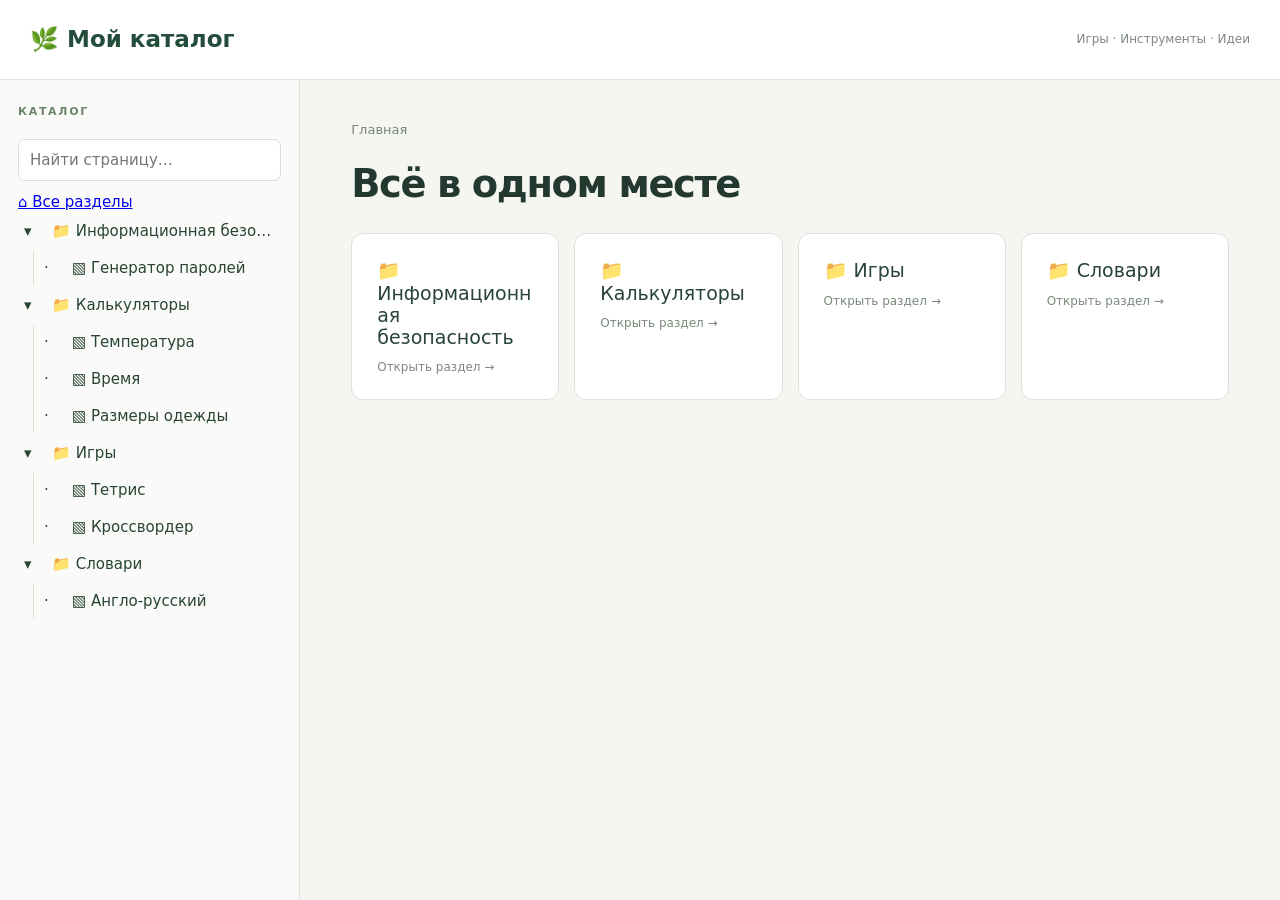
<file: index.html>
<!doctype html><html lang="ru"><meta charset="utf-8"><meta name="viewport" content="width=device-width,initial-scale=1"><title>Каталог</title><link rel="stylesheet" href="style.css"><body><header><a href="#" class="brand" id="siteName"></a><span class="hint">Игры · Инструменты · Идеи</span></header><div class="layout"><aside><div class="eyebrow">КАТАЛОГ</div><input id="search" placeholder="Найти страницу…" aria-label="Поиск"><a href="#" class="root">⌂ Все разделы</a><nav id="tree"></nav></aside><main><div class="breadcrumbs" id="crumbs"></div><h1 id="heading"></h1><div class="tiles" id="tiles"></div><div id="app" hidden><div class="previewbar"><span class="hint">Приложение работает в отдельной области</span><button id="fullscreen">На весь экран ↗</button></div><iframe id="frame" title="Приложение" sandbox="allow-scripts" allow="fullscreen"></iframe></div></main></div><script id="catalog" type="application/json">{"title": "Мой каталог", "nodes": [{"id": "6693f5cd-be98-491f-8828-6ef01e683d40", "type": "folder", "title": "Информационная безопасность", "parent": null, "published": true, "height": 720}, {"id": "c7d9fb1d-d7aa-4c5b-807f-9e4028989aa1", "type": "folder", "title": "Калькуляторы", "parent": null, "published": true, "height": 720}, {"id": "846dc2fd-5652-4af3-84d4-c0ef1f315ee9", "type": "page", "title": "Температура", "parent": "c7d9fb1d-d7aa-4c5b-807f-9e4028989aa1", "published": true, "height": 1100, "entry": "96c2cbafd6d940e7a3e965ae0f34ca63/index.html", "entries": ["96c2cbafd6d940e7a3e965ae0f34ca63/index.html"]}, {"id": "03a6f386-7760-423f-a6e3-96b53b0fc99d", "type": "page", "title": "Время", "parent": "c7d9fb1d-d7aa-4c5b-807f-9e4028989aa1", "published": true, "height": 720, "entry": "b47aa9f2a0b74abaa64937987c3e2dca/index.html", "entries": ["b47aa9f2a0b74abaa64937987c3e2dca/index.html"]}, {"id": "ad4cb31e-6cb7-46ad-af7e-3fd393f0956e", "type": "folder", "title": "Игры", "parent": null, "published": true, "height": 720}, {"id": "32912c12-6042-4479-a7fa-cbbf1a2097f9", "type": "page", "title": "Тетрис", "parent": "ad4cb31e-6cb7-46ad-af7e-3fd393f0956e", "published": true, "height": 1100, "entry": "d051ace63aff42bdaf2e539e216266ff/index.html", "entries": ["d051ace63aff42bdaf2e539e216266ff/index.html"]}, {"id": "a5f43405-4ceb-4737-92f8-05091d5ee178", "type": "page", "title": "Размеры одежды", "parent": "c7d9fb1d-d7aa-4c5b-807f-9e4028989aa1", "published": true, "height": 1600, "entry": "e2f1eb649a444a9a8bb924237c59fdfb/index.html", "entries": ["e2f1eb649a444a9a8bb924237c59fdfb/index.html"]}, {"id": "c45b16e0-534d-4581-8a39-0f61296d78fb", "type": "page", "title": "Генератор паролей", "parent": "6693f5cd-be98-491f-8828-6ef01e683d40", "published": true, "height": 760, "entry": "4a4f7b40760f4e6c8a5988e06f06b1e2/index.html", "entries": ["4a4f7b40760f4e6c8a5988e06f06b1e2/index.html"]}, {"id": "dfe82976-31c5-4dc6-a206-70729fb825c3", "type": "folder", "title": "Словари", "parent": null, "published": true, "height": 720}, {"id": "66433ffa-0551-41b0-8316-1525f62ed0df", "type": "page", "title": "Англо-русский", "parent": "dfe82976-31c5-4dc6-a206-70729fb825c3", "published": true, "height": 600, "entry": "498d9074de084945895a4b3b59ad95b2/dictionary_app/index.html", "entries": ["498d9074de084945895a4b3b59ad95b2/dictionary_app/index.html"]}, {"id": "44820faf-cab0-488b-b463-fa0a902fa487", "type": "page", "title": "Кроссвордер", "parent": "ad4cb31e-6cb7-46ad-af7e-3fd393f0956e", "published": true, "height": 1100, "entry": "12dc4085ca0a4e9f8f29f90038a1e5c0/index.html", "entries": ["12dc4085ca0a4e9f8f29f90038a1e5c0/index.html"]}]}</script><script src="site.js"></script></body></html>
</file>
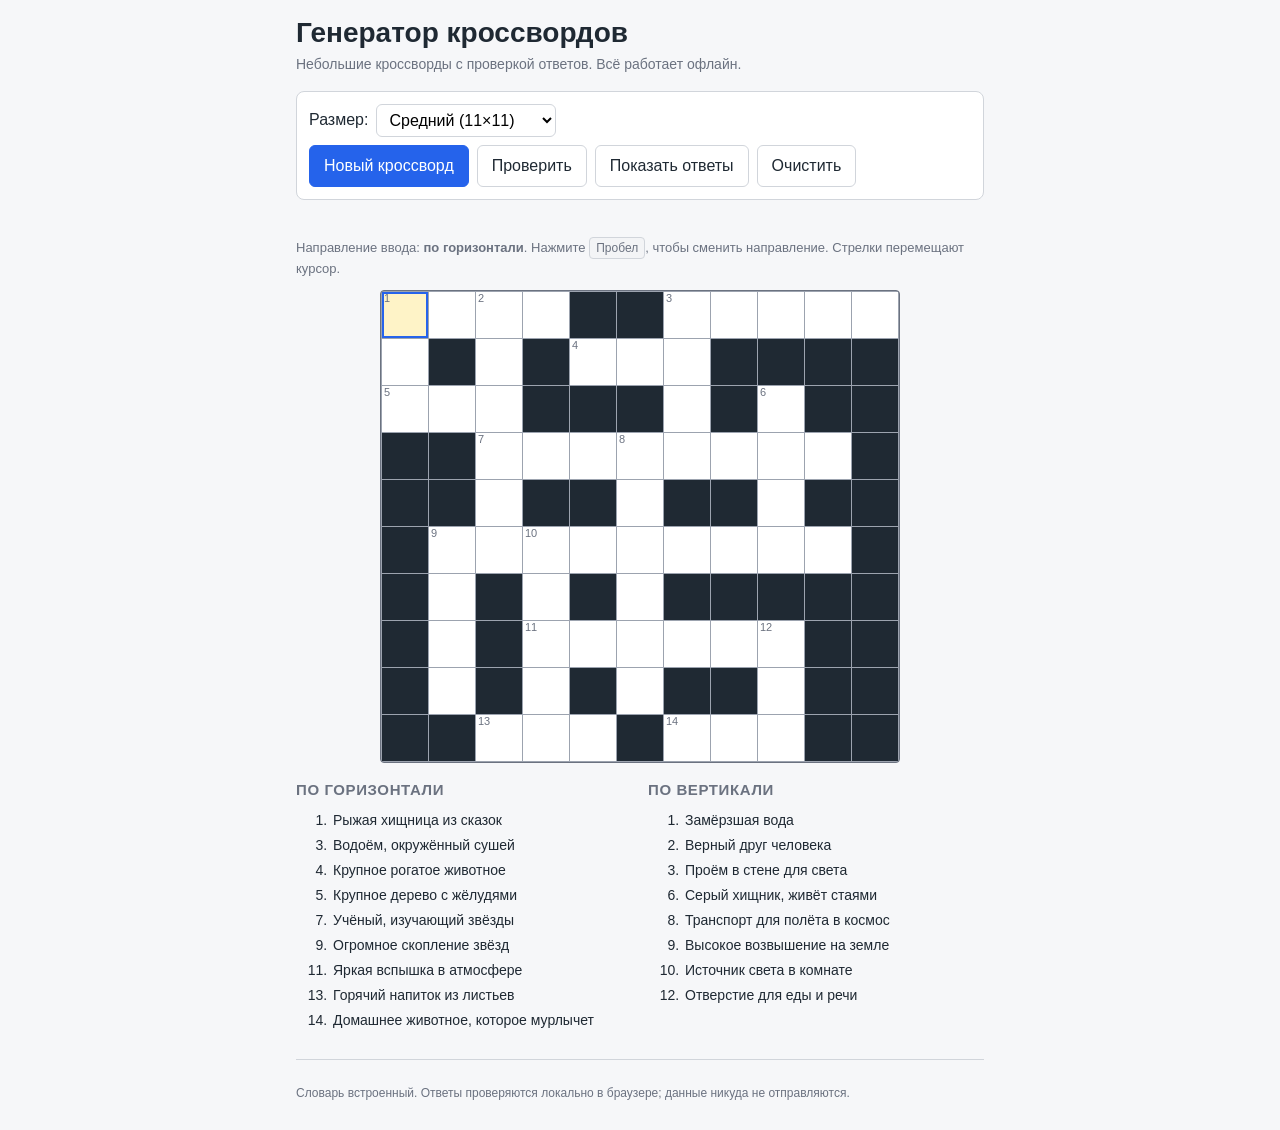
<file: apps/12dc4085ca0a4e9f8f29f90038a1e5c0/index.html>
<!DOCTYPE html>
<html lang="ru">
<head>
<meta charset="UTF-8">
<meta name="viewport" content="width=device-width, initial-scale=1.0">
<title>Генератор кроссвордов</title>
<link rel="stylesheet" href="./style.css">
</head>
<body>
<main class="app">
  <header class="app-header">
    <h1>Генератор кроссвордов</h1>
    <p class="subtitle">Небольшие кроссворды с проверкой ответов. Всё работает офлайн.</p>
  </header>

  <section class="controls" aria-label="Управление кроссвордом">
    <div class="control-row">
      <label for="size">Размер:</label>
      <select id="size">
        <option value="small">Маленький (9×9)</option>
        <option value="medium" selected>Средний (11×11)</option>
        <option value="large">Большой (13×13)</option>
      </select>
    </div>
    <div class="control-row buttons">
      <button type="button" id="btn-new" class="btn primary">Новый кроссворд</button>
      <button type="button" id="btn-check" class="btn">Проверить</button>
      <button type="button" id="btn-show" class="btn">Показать ответы</button>
      <button type="button" id="btn-clear" class="btn">Очистить</button>
    </div>
  </section>

  <div id="message" class="message" role="status" aria-live="polite"></div>

  <p class="direction-hint">
    Направление ввода: <strong id="dir-indicator">по горизонтали</strong>.
    Нажмите <kbd>Пробел</kbd>, чтобы сменить направление. Стрелки перемещают курсор.
  </p>

  <div id="grid" class="grid" role="group" aria-label="Сетка кроссворда"></div>

  <section class="clues" aria-label="Определения">
    <div class="clue-col">
      <h2>По горизонтали</h2>
      <ol id="across-clues" class="clue-list"></ol>
    </div>
    <div class="clue-col">
      <h2>По вертикали</h2>
      <ol id="down-clues" class="clue-list"></ol>
    </div>
  </section>

  <footer class="footnote">
    <p>Словарь встроенный. Ответы проверяются локально в браузере; данные никуда не отправляются.</p>
  </footer>
</main>
<script src="./data.js" defer></script>
<script src="./app.js" defer></script>
</body>
</html>
</file>
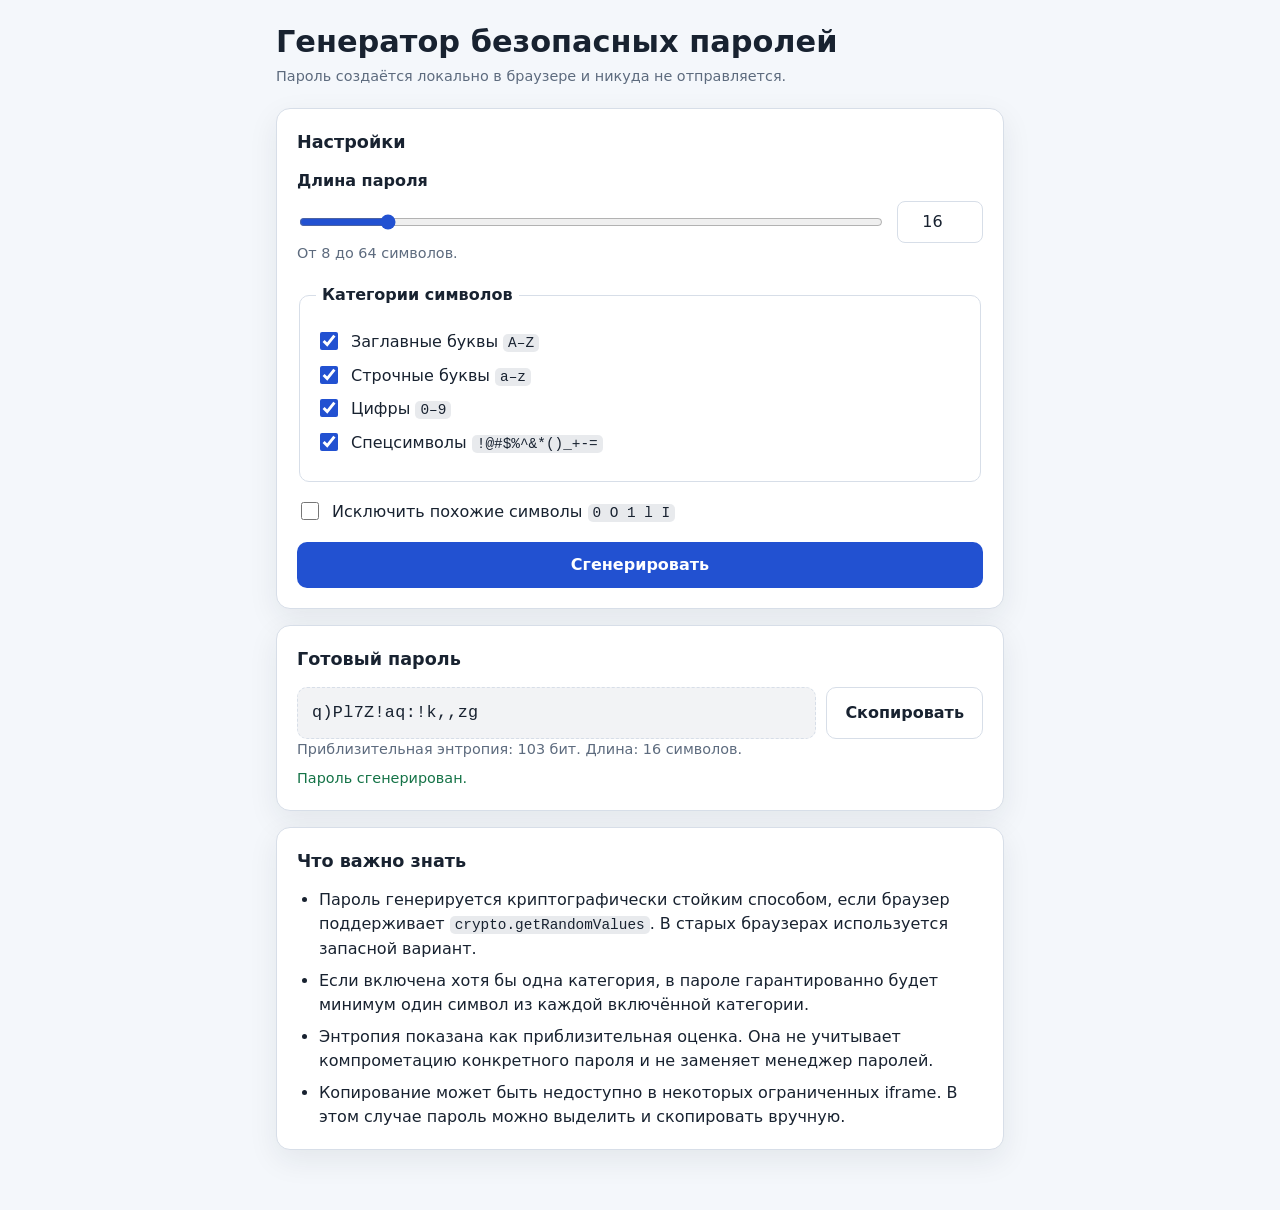
<file: apps/4a4f7b40760f4e6c8a5988e06f06b1e2/index.html>
<!DOCTYPE html>
<html lang="ru">
<head>
  <meta charset="UTF-8">
  <meta name="viewport" content="width=device-width, initial-scale=1.0">
  <meta name="color-scheme" content="light dark">
  <title>Генератор безопасных паролей</title>
  <link rel="stylesheet" href="./style.css">
</head>
<body>
  <main class="app">
    <header class="app__header">
      <h1>Генератор безопасных паролей</h1>
      <p class="app__subtitle">
        Пароль создаётся локально в браузере и никуда не отправляется.
      </p>
    </header>

    <section class="card" aria-labelledby="settings-heading">
      <h2 id="settings-heading">Настройки</h2>

      <div class="field">
        <label for="length-range">Длина пароля</label>
        <div class="length-row">
          <input type="range" id="length-range" min="8" max="64" value="16" step="1" aria-describedby="length-hint">
          <input type="number" id="length-number" min="8" max="64" value="16" step="1" inputmode="numeric" aria-label="Длина пароля числом">
        </div>
        <p id="length-hint" class="hint">От 8 до 64 символов.</p>
      </div>

      <fieldset class="field field--group">
        <legend>Категории символов</legend>

        <label class="check">
          <input type="checkbox" id="use-upper" checked>
          <span>Заглавные буквы <code>A–Z</code></span>
        </label>

        <label class="check">
          <input type="checkbox" id="use-lower" checked>
          <span>Строчные буквы <code>a–z</code></span>
        </label>

        <label class="check">
          <input type="checkbox" id="use-digits" checked>
          <span>Цифры <code>0–9</code></span>
        </label>

        <label class="check">
          <input type="checkbox" id="use-symbols" checked>
          <span>Спецсимволы <code>!@#$%^&amp;*()_+-=</code></span>
        </label>
      </fieldset>

      <label class="check">
        <input type="checkbox" id="exclude-similar">
        <span>Исключить похожие символы <code>0 O 1 l I</code></span>
      </label>

      <div class="actions">
        <button type="button" id="generate-btn" class="btn btn--primary">Сгенерировать</button>
      </div>
    </section>

    <section class="card result-card" aria-labelledby="result-heading">
      <h2 id="result-heading">Готовый пароль</h2>

      <div class="result-row">
        <output id="password-output" class="password-output" aria-live="polite"></output>
        <button type="button" id="copy-btn" class="btn btn--copy" aria-label="Скопировать пароль">Скопировать</button>
      </div>

      <p id="entropy-info" class="hint" aria-live="polite"></p>
      <p id="status-message" class="status" role="status" aria-live="polite"></p>
    </section>

    <section class="card notes" aria-labelledby="notes-heading">
      <h2 id="notes-heading">Что важно знать</h2>
      <ul>
        <li>Пароль генерируется криптографически стойким способом, если браузер поддерживает <code>crypto.getRandomValues</code>. В старых браузерах используется запасной вариант.</li>
        <li>Если включена хотя бы одна категория, в пароле гарантированно будет минимум один символ из каждой включённой категории.</li>
        <li>Энтропия показана как приблизительная оценка. Она не учитывает компрометацию конкретного пароля и не заменяет менеджер паролей.</li>
        <li>Копирование может быть недоступно в некоторых ограниченных iframe. В этом случае пароль можно выделить и скопировать вручную.</li>
      </ul>
    </section>
  </main>

  <script src="./data.js" defer></script>
  <script src="./app.js" defer></script>
</body>
</html>
</file>
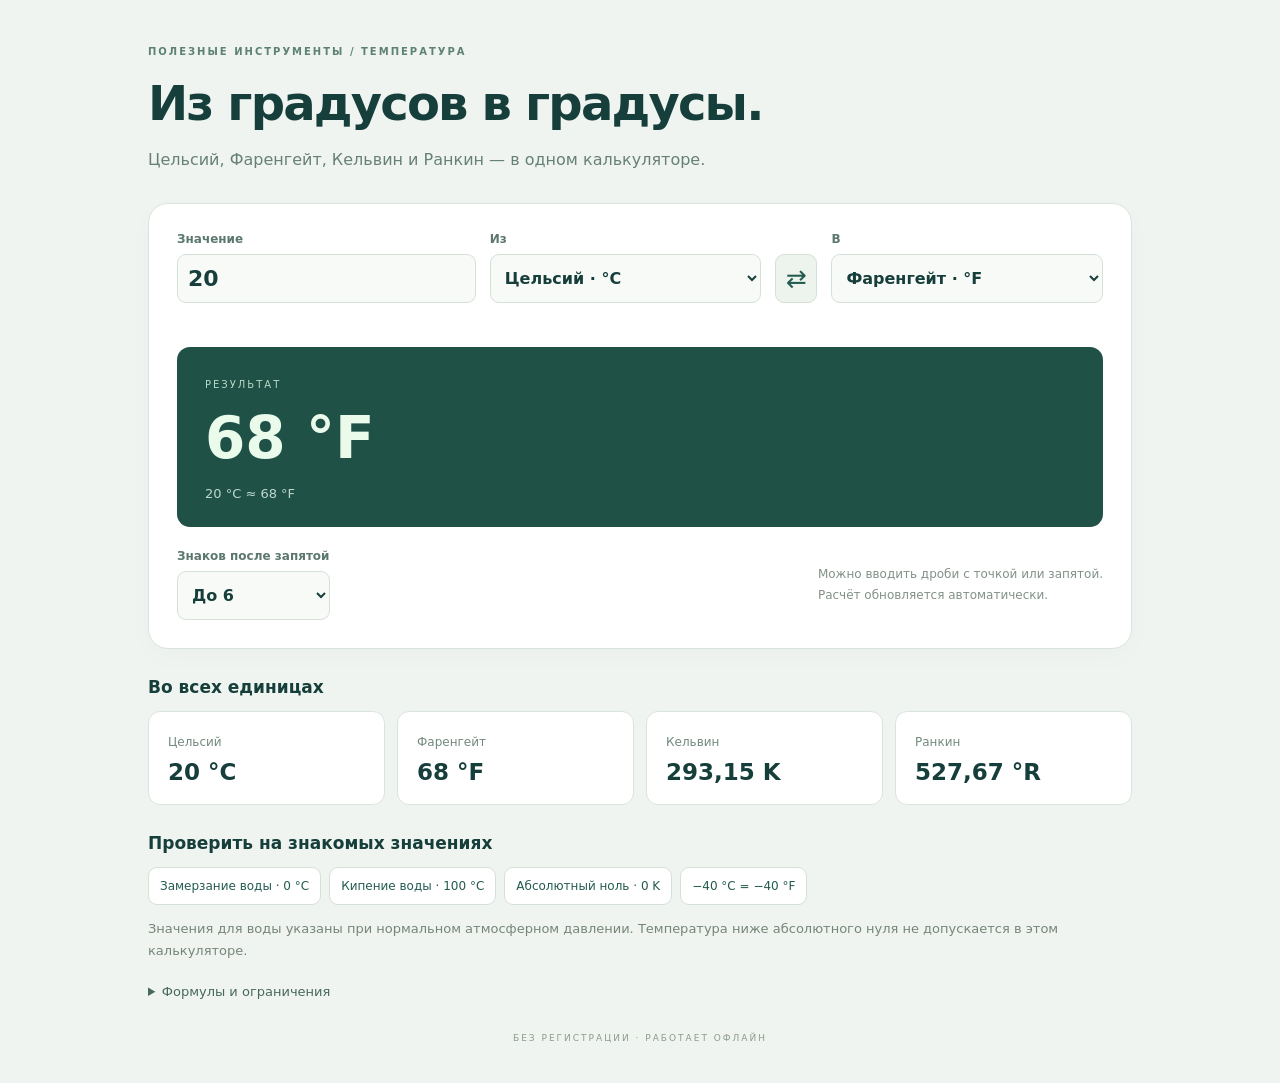
<file: apps/96c2cbafd6d940e7a3e965ae0f34ca63/index.html>
<!doctype html>
<html lang="ru"><head><meta charset="utf-8"><meta name="viewport" content="width=device-width, initial-scale=1"><title>Конвертер температуры</title><link rel="stylesheet" href="style.css"></head>
<body><main><header><span class="eyebrow">ПОЛЕЗНЫЕ ИНСТРУМЕНТЫ / ТЕМПЕРАТУРА</span><h1>Из градусов в градусы.</h1><p>Цельсий, Фаренгейт, Кельвин и Ранкин — в одном калькуляторе.</p></header>
<section class="panel" aria-label="Перевод температуры"><div class="inputs"><label>Значение<input id="value" type="text" inputmode="decimal" value="20" autocomplete="off" spellcheck="false" aria-describedby="error"></label><label>Из<select id="from"><option value="C">Цельсий · °C</option><option value="F">Фаренгейт · °F</option><option value="K">Кельвин · K</option><option value="R">Ранкин · °R</option></select></label><button id="swap" class="swap" type="button" aria-label="Поменять единицы местами" title="Поменять единицы местами">⇄</button><label>В<select id="to"><option value="F">Фаренгейт · °F</option><option value="C">Цельсий · °C</option><option value="K">Кельвин · K</option><option value="R">Ранкин · °R</option></select></label></div>
<p id="error" class="error" role="status"></p><div class="result" aria-live="polite"><span>РЕЗУЛЬТАТ</span><output id="result">—</output><p id="equation"></p></div><div class="bottom"><label>Знаков после запятой<select id="precision"><option value="2">До 2</option><option value="4">До 4</option><option value="6" selected>До 6</option><option value="10">До 10</option></select></label><p>Можно вводить дроби с точкой или запятой.<br>Расчёт обновляется автоматически.</p></div></section>
<section><h2>Во всех единицах</h2><div id="all" class="cards"></div></section><section class="notes"><h2>Проверить на знакомых значениях</h2><div class="presets"><button data-value="0" data-unit="C">Замерзание воды · 0 °C</button><button data-value="100" data-unit="C">Кипение воды · 100 °C</button><button data-value="0" data-unit="K">Абсолютный ноль · 0 K</button><button data-value="-40" data-unit="C">−40 °C = −40 °F</button></div><p>Значения для воды указаны при нормальном атмосферном давлении. Температура ниже абсолютного нуля не допускается в этом калькуляторе.</p><details><summary>Формулы и ограничения</summary><p>K = °C + 273,15<br>°F = °C × 9/5 + 32<br>°R = K × 9/5</p><p>Переводится температура, а не разность температур. Округление применяется только к выводу. При смене направления используются неокруглённые значения. Все вычисления выполняются локально, без сетевых запросов и сохранения данных.</p></details></section><footer>БЕЗ РЕГИСТРАЦИИ · РАБОТАЕТ ОФЛАЙН</footer></main><script src="temperature.js"></script><script src="app.js"></script></body></html>
</file>
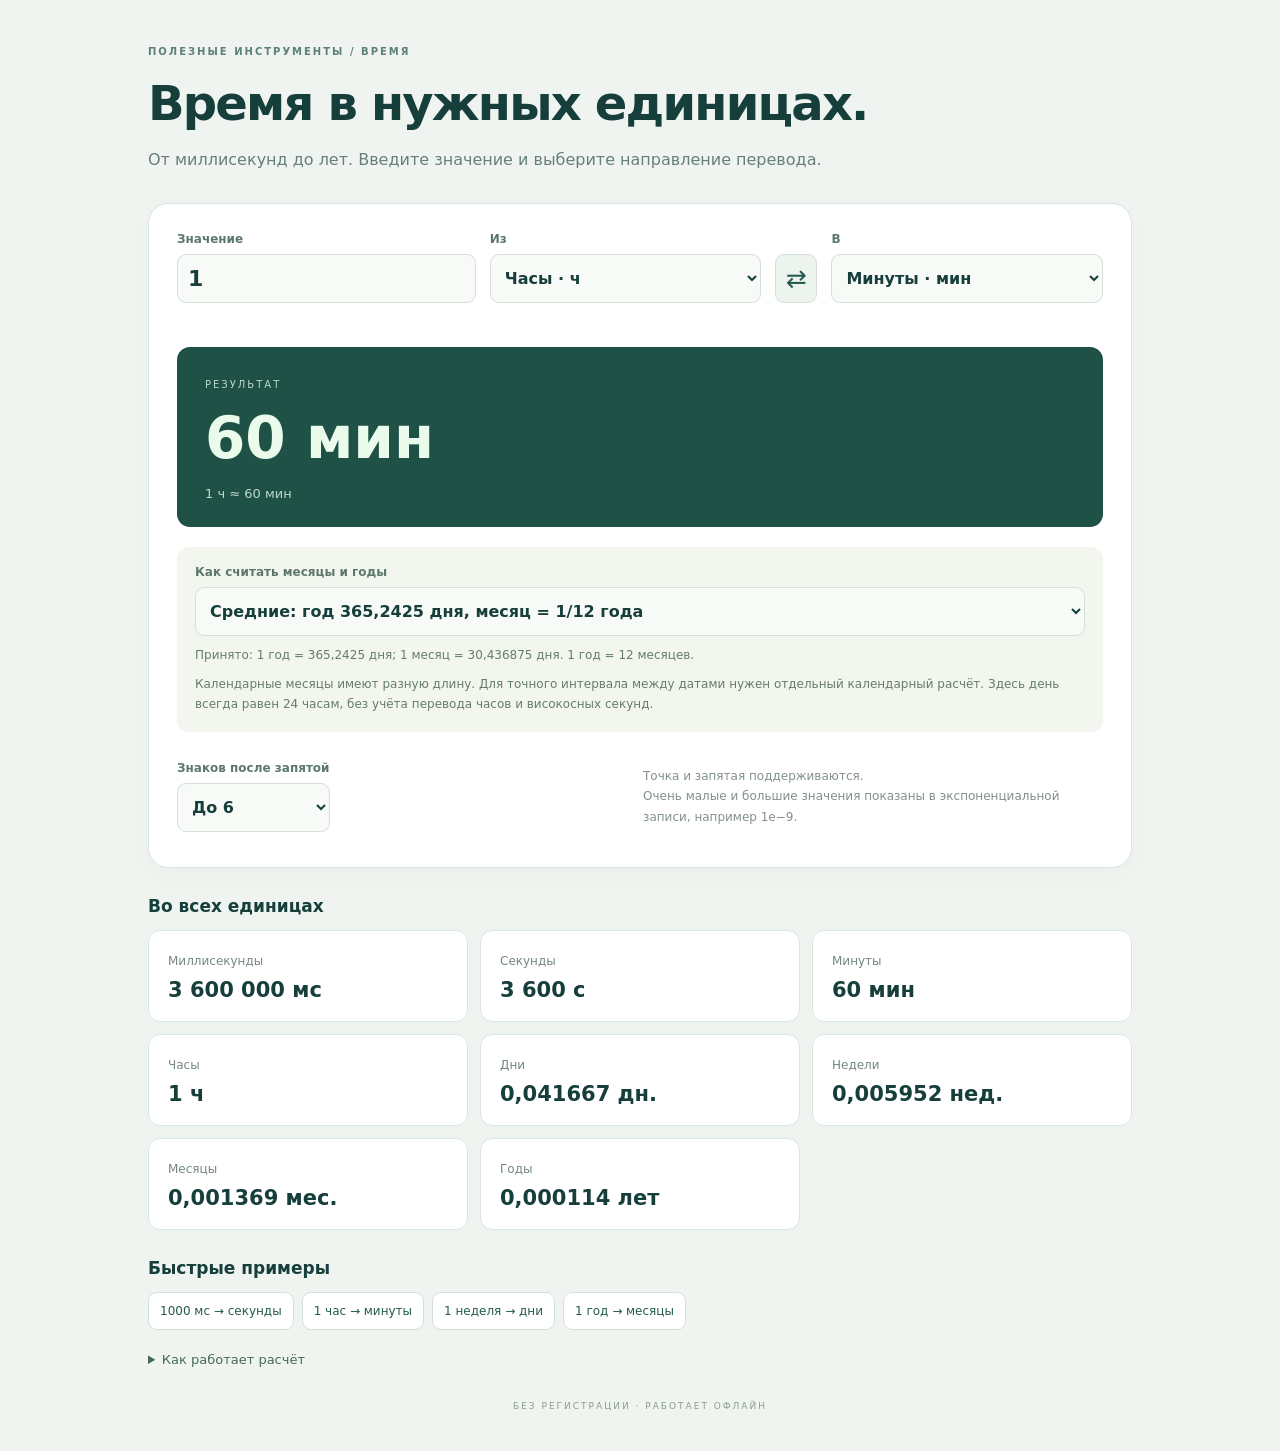
<file: apps/b47aa9f2a0b74abaa64937987c3e2dca/index.html>
<!doctype html><html lang="ru"><head><meta charset="utf-8"><meta name="viewport" content="width=device-width,initial-scale=1"><title>Конвертер времени</title><link rel="stylesheet" href="style.css"></head><body><main>
<header><span class="eyebrow">ПОЛЕЗНЫЕ ИНСТРУМЕНТЫ / ВРЕМЯ</span><h1>Время в нужных единицах.</h1><p>От миллисекунд до лет. Введите значение и выберите направление перевода.</p></header>
<section class="panel" aria-label="Перевод единиц времени"><div class="inputs"><label>Значение<input id="value" type="text" inputmode="decimal" value="1" autocomplete="off" spellcheck="false" aria-describedby="error"></label><label>Из<select id="from"></select></label><button id="swap" class="swap" type="button" aria-label="Поменять единицы местами" title="Поменять единицы местами">⇄</button><label>В<select id="to"></select></label></div>
<p id="error" class="error" role="status"></p><div class="result" aria-live="polite"><span>РЕЗУЛЬТАТ</span><output id="result">—</output><p id="equation"></p></div>
<div class="calendar"><label>Как считать месяцы и годы<select id="mode"><option value="average">Средние: год 365,2425 дня, месяц = 1/12 года</option><option value="common">Условные: год 365 дней, месяц = 1/12 года</option><option value="leap">Условные: год 366 дней, месяц = 1/12 года</option><option value="commercial">Условные: месяц 30 дней, год 360 дней</option></select></label><p id="assumption"></p><p>Календарные месяцы имеют разную длину. Для точного интервала между датами нужен отдельный календарный расчёт. Здесь день всегда равен 24 часам, без учёта перевода часов и високосных секунд.</p></div>
<div class="bottom"><label>Знаков после запятой<select id="precision"><option value="2">До 2</option><option value="4">До 4</option><option value="6" selected>До 6</option><option value="10">До 10</option></select></label><p>Точка и запятая поддерживаются.<br>Очень малые и большие значения показаны в экспоненциальной записи, например 1e−9.</p></div></section>
<section><h2>Во всех единицах</h2><div id="all" class="cards"></div></section><section class="notes"><h2>Быстрые примеры</h2><div class="presets"><button data-value="1000" data-from="ms" data-to="s">1000 мс → секунды</button><button data-value="1" data-from="h" data-to="min">1 час → минуты</button><button data-value="1" data-from="week" data-to="day">1 неделя → дни</button><button data-value="1" data-from="year" data-to="month">1 год → месяцы</button></div><details><summary>Как работает расчёт</summary><p>Результат = исходное значение × длительность исходной единицы / длительность целевой единицы. Миллисекунда = 0,001 секунды, минута = 60 секунд, час = 60 минут, день = 24 часа, неделя = 7 дней.</p><p>В среднем режиме используются 146 097 дней на 400 лет григорианского календаря: 365,2425 дня в году и 30,436875 дня в месяце. Это усреднение, а не длина конкретного месяца.</p><p>Допускаются отрицательные значения для интервалов со знаком. Округление применяется только к выводу. Кнопка смены направления использует неокруглённый результат. Вычисления выполняются локально; данные не сохраняются и не отправляются.</p></details></section><footer>БЕЗ РЕГИСТРАЦИИ · РАБОТАЕТ ОФЛАЙН</footer>
</main><script src="time.js"></script><script src="app.js"></script></body></html>
</file>
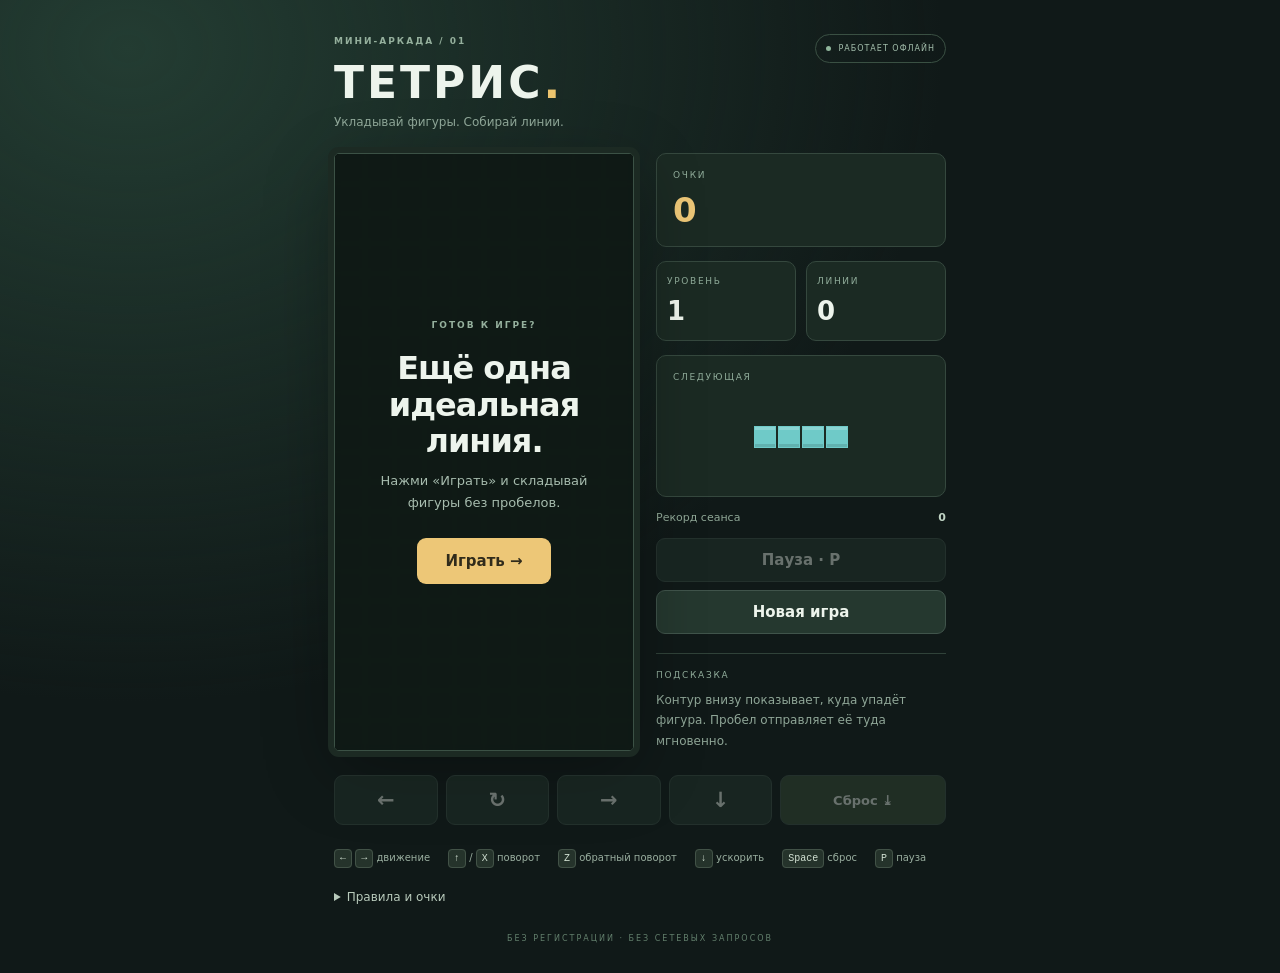
<file: apps/d051ace63aff42bdaf2e539e216266ff/index.html>
<!doctype html><html lang="ru"><head><meta charset="utf-8"><meta name="viewport" content="width=device-width,initial-scale=1"><title>Тетрис — падающие блоки</title><link rel="stylesheet" href="style.css"></head><body><main class="game"><header><div><span class="eyebrow">МИНИ-АРКАДА / 01</span><h1>ТЕТРИС<span class="dot">.</span></h1><p>Укладывай фигуры. Собирай линии.</p></div><div class="badge"><i></i> РАБОТАЕТ ОФЛАЙН</div></header>
<section class="layout" aria-label="Игра"><div class="board-wrap"><canvas id="board" width="300" height="600" tabindex="0" aria-label="Игровое поле: 10 столбцов и 20 строк. Управление стрелками, пробелом и клавишей P."></canvas><div id="overlay" class="overlay"><span class="eyebrow" id="overlayLabel">ГОТОВ К ИГРЕ?</span><h2 id="overlayTitle">Ещё одна<br>идеальная линия.</h2><p id="overlayText">Нажми «Играть» и складывай фигуры без пробелов.</p><button id="overlayAction" class="primary">Играть →</button></div></div>
<aside><div class="stat score"><span>ОЧКИ</span><strong id="score">0</strong></div><div class="duo"><div class="stat"><span>УРОВЕНЬ</span><strong id="level">1</strong></div><div class="stat"><span>ЛИНИИ</span><strong id="lines">0</strong></div></div><div class="next"><span>СЛЕДУЮЩАЯ</span><canvas id="next" width="140" height="100" aria-label="Следующая фигура"></canvas></div><div class="record"><span>Рекорд сеанса</span><strong id="record">0</strong></div><div class="actions"><button id="pause" disabled>Пауза · P</button><button id="restart">Новая игра</button></div><div class="tip"><span>ПОДСКАЗКА</span><p>Контур внизу показывает, куда упадёт фигура. Пробел отправляет её туда мгновенно.</p></div></aside></section>
<div class="touch" aria-label="Сенсорное управление"><button data-action="left" data-repeat="true" aria-label="Сдвинуть влево">←</button><button data-action="rotate" aria-label="Повернуть фигуру">↻</button><button data-action="right" data-repeat="true" aria-label="Сдвинуть вправо">→</button><button data-action="down" data-repeat="true" aria-label="Опустить фигуру">↓</button><button data-action="drop" class="drop" aria-label="Мгновенно сбросить фигуру">Сброс ⤓</button></div>
<div class="help"><span><kbd>←</kbd> <kbd>→</kbd> движение</span><span><kbd>↑</kbd> / <kbd>X</kbd> поворот</span><span><kbd>Z</kbd> обратный поворот</span><span><kbd>↓</kbd> ускорить</span><span><kbd>Space</kbd> сброс</span><span><kbd>P</kbd> пауза</span></div><details><summary>Правила и очки</summary><p>Заполни горизонтальную линию целиком, чтобы убрать её. За 1 / 2 / 3 / 4 линии начисляется 100 / 300 / 500 / 800 очков, умноженных на текущий уровень. За каждые 10 линий уровень и скорость повышаются. Мягкое опускание даёт 1 очко за клетку, мгновенный сброс — 2.</p><p>Каждая случайная семёрка содержит все семь фигур. После касания есть короткое время на поправку положения. При переключении окна игра автоматически ставится на паузу. Если клавиши не реагируют, нажми на игровое поле. Рекорд хранится только до обновления страницы.</p></details><p id="announcement" class="sr-only" role="status" aria-live="polite"></p><footer>БЕЗ РЕГИСТРАЦИИ · БЕЗ СЕТЕВЫХ ЗАПРОСОВ</footer></main><script src="engine.js"></script><script src="app.js"></script></body></html>
</file>
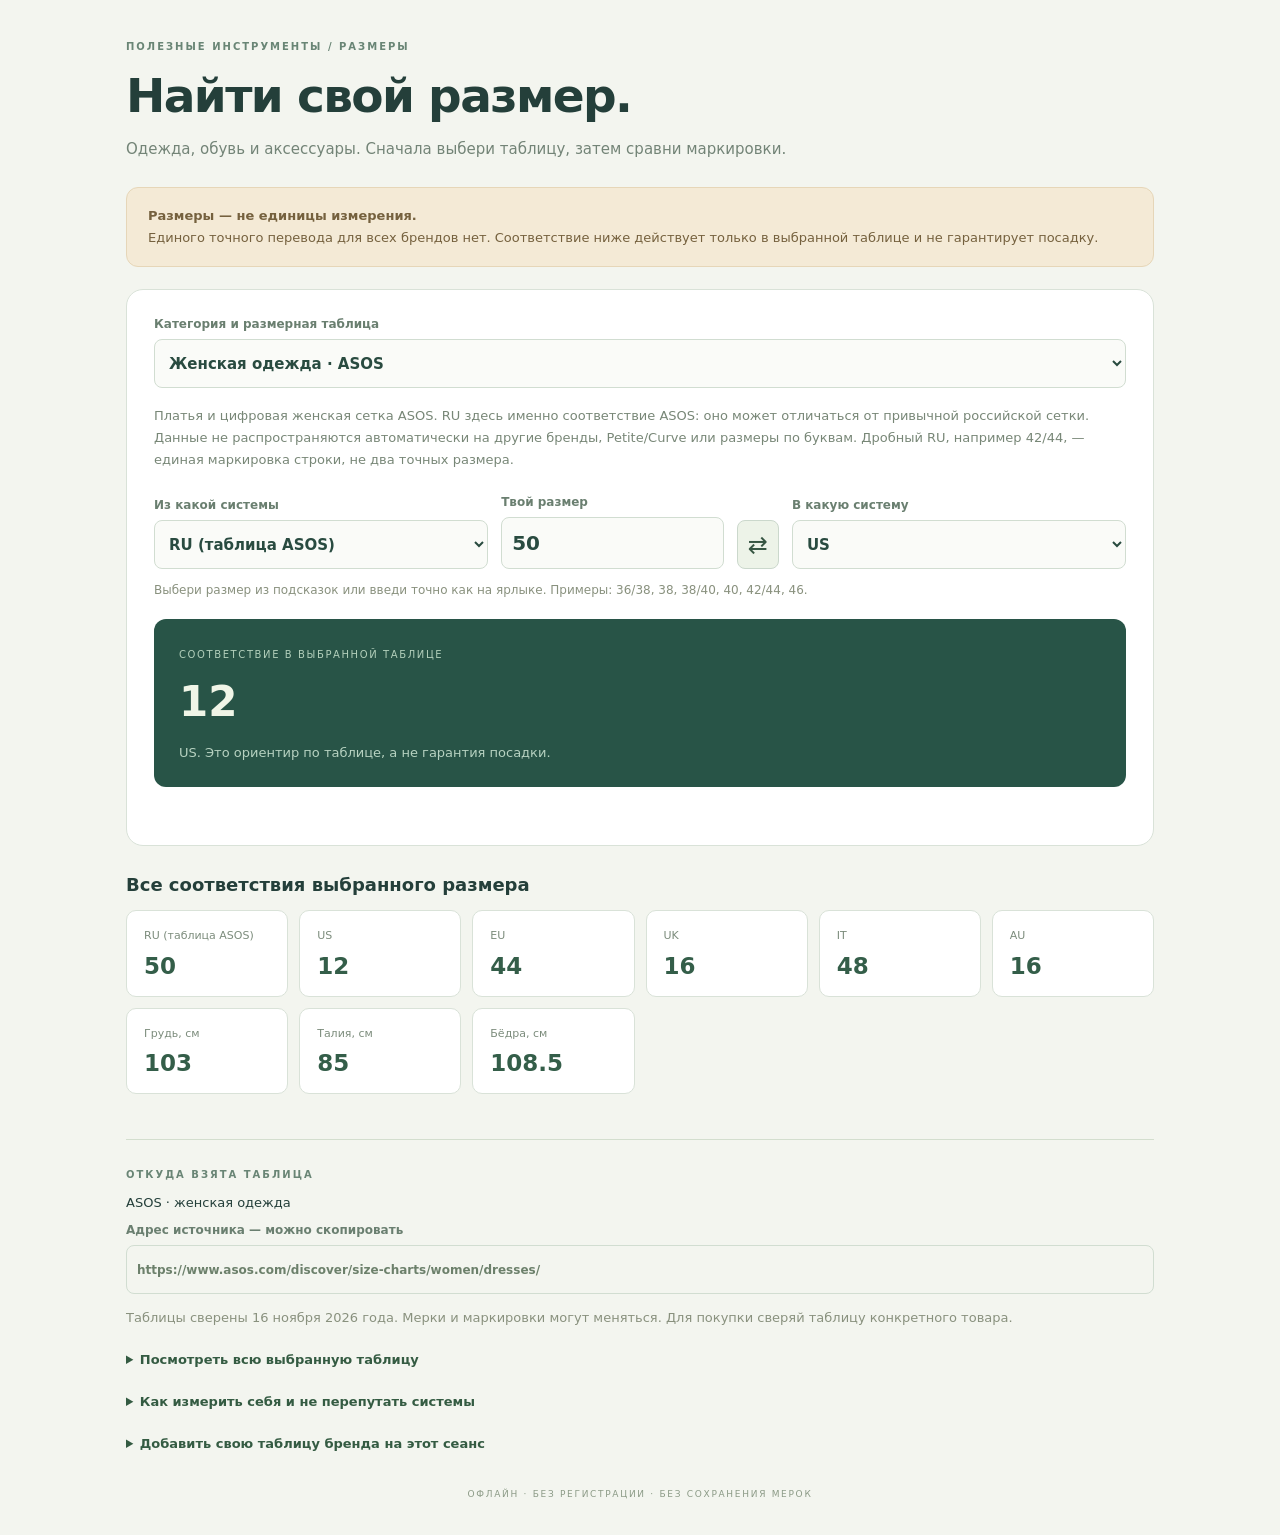
<file: apps/e2f1eb649a444a9a8bb924237c59fdfb/index.html>
<!doctype html><html lang="ru"><head><meta charset="utf-8"><meta name="viewport" content="width=device-width,initial-scale=1"><title>Размеры одежды и обуви</title><link rel="stylesheet" href="style.css"></head><body><main>
<header><span class="eyebrow">ПОЛЕЗНЫЕ ИНСТРУМЕНТЫ / РАЗМЕРЫ</span><h1>Найти свой размер.</h1><p>Одежда, обувь и аксессуары. Сначала выбери таблицу, затем сравни маркировки.</p></header>
<div class="notice"><strong>Размеры — не единицы измерения.</strong> Единого точного перевода для всех брендов нет. Соответствие ниже действует только в выбранной таблице и не гарантирует посадку.</div>
<section class="panel"><label>Категория и размерная таблица<select id="profile"></select></label><p id="note" class="note"></p><div class="inputs"><label>Из какой системы<select id="from"></select></label><label>Твой размер<input id="value" list="sizes" autocomplete="off" placeholder="Выберите или введите"><datalist id="sizes"></datalist></label><button id="swap" type="button" aria-label="Поменять системы местами">⇄</button><label>В какую систему<select id="to"></select></label></div><p id="hint" class="hint"></p><div class="result" aria-live="polite"><span id="resultLabel">СООТВЕТСТВИЕ В ТАБЛИЦЕ</span><output id="result">—</output><p id="resultNote"></p></div><p id="error" role="status" class="error"></p></section>
<section><h2>Все соответствия выбранного размера</h2><div id="cards" class="cards"></div><div class="scroll" id="matches"></div></section>
<section class="source"><span class="eyebrow">ОТКУДА ВЗЯТА ТАБЛИЦА</span><p id="sourceLabel"></p><label>Адрес источника — можно скопировать<input id="source" readonly></label><p class="hint">Таблицы сверены 16 ноября 2026 года. Мерки и маркировки могут меняться. Для покупки сверяй таблицу конкретного товара.</p></section>
<details><summary>Посмотреть всю выбранную таблицу</summary><div id="full" class="scroll"></div></details>
<details><summary>Как измерить себя и не перепутать системы</summary><ul><li>Грудь и бёдра: обхват по выступающим точкам; талия: в естественном узком месте. Не измеряй ширину лежащей вещи вместо обхвата тела.</li><li>Обувь: измерь обе стопы стоя; сравни большую с таблицей бренда. Длина стопы, длина стельки и CM/JP на ярлыке могут быть разными.</li><li>Джинсы: W — талия, L — внутренний шов. W32 не означает женский US 32.</li><li>Дети: ориентируйся на рост и мерки. US 3T, возраст 3 года и EU 98 не универсальные синонимы.</li><li>EU, FR и IT нельзя автоматически считать одной системой. CN/KR/JP также зависят от товара и бренда.</li><li>Если исходный размер имеет несколько строк, проверь все варианты по меркам. Не выбирай наугад.</li></ul></details>
<details><summary>Добавить свою таблицу бренда на этот сеанс</summary><p>Для другой одежды, носков или нестандартной системы можно вставить подтверждённую таблицу магазина. Значения должны соответствовать друг другу в каждой строке. Данные не отправляются в сеть и исчезнут после обновления страницы.</p><label>Таблица JSON<textarea id="custom" spellcheck="false" rows="8" placeholder='{"title":"Моя таблица","columns":["RU","US","EU"],"rows":[["…","…","…"]],"note":"Источник и ограничения"}'></textarea></label><button id="applyCustom">Добавить таблицу</button><p id="customError" role="status" class="error"></p></details>
<footer>ОФЛАЙН · БЕЗ РЕГИСТРАЦИИ · БЕЗ СОХРАНЕНИЯ МЕРОК</footer></main><script src="data.js"></script><script src="engine.js"></script><script src="app.js"></script></body></html>
</file>
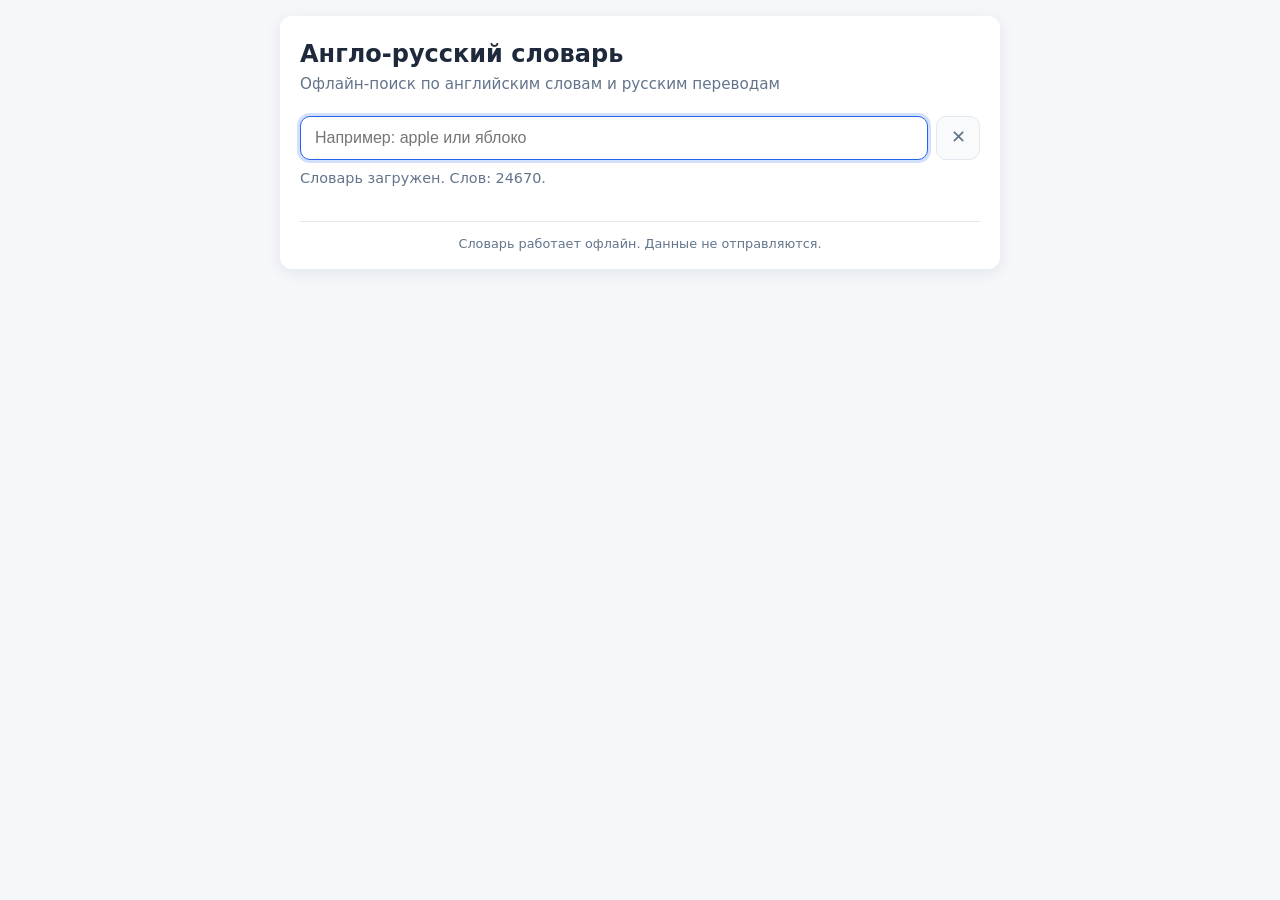
<file: apps/498d9074de084945895a4b3b59ad95b2/dictionary_app/index.html>
<!DOCTYPE html>
<html lang="ru">
<head>
  <meta charset="UTF-8">
  <meta name="viewport" content="width=device-width, initial-scale=1.0">
  <title>Англо-русский словарь</title>
  <link rel="stylesheet" href="./style.css">
</head>
<body>
  <main class="app">
    <header class="app-header">
      <h1>Англо-русский словарь</h1>
      <p class="subtitle">Офлайн-поиск по английским словам и русским переводам</p>
    </header>
    <section class="search-section" aria-label="Поиск по словарю">
      <label for="search-input" class="visually-hidden">Введите слово для поиска</label>
      <div class="search-row">
        <input type="text" id="search-input" class="search-input" placeholder="Например: apple или яблоко" autocomplete="off" spellcheck="false">
        <button type="button" id="clear-button" class="clear-button" aria-label="Очистить поле поиска">✕</button>
      </div>
      <p id="status-message" class="status-message" role="status" aria-live="polite">Введите слово, чтобы начать поиск.</p>
    </section>
    <section aria-label="Результаты поиска">
      <ul id="results-list" class="results-list"></ul>
    </section>
    <footer class="app-footer">
      <p>Словарь работает офлайн. Данные не отправляются.</p>
    </footer>
  </main>
  <script src="./data.js" defer></script>
  <script src="./app.js" defer></script>
</body>
</html>
</file>
<file: style.css>
:root{font-family:Segoe UI,system-ui,sans-serif;color:#23382f;background:#f5f6f2;font-size:15px}*{box-sizing:border-box}body{margin:0}header{min-height:80px;padding:18px 30px;border-bottom:1px solid #dce2d9;background:#fff;display:flex;align-items:center;justify-content:space-between;gap:16px}.brand{font-size:23px;font-weight:750;text-decoration:none;color:#234d3a}.brand small{display:block;font-size:11px;font-weight:500;letter-spacing:1px;color:#7c887e;margin:4px 0 0 34px}.actions{display:flex;align-items:center;gap:9px;flex-wrap:wrap}button{background:white;border:1px solid #d3ddd3;color:#294436;border-radius:8px;padding:10px 13px;font:inherit;cursor:pointer}button:hover{background:#edf3eb}button:disabled{opacity:.5;cursor:wait}.primary{background:#28563f;color:white;border-color:#28563f}.primary:hover{background:#1e4431}.danger{color:#9a4235}.layout{display:grid;grid-template-columns:300px minmax(0,1fr);min-height:calc(100vh - 80px)}aside{border-right:1px solid #dce2d9;padding:25px 18px;background:#fafbf8;overflow:auto}main{padding:42px clamp(20px,4vw,68px);max-width:1500px;min-width:0;width:100%}.eyebrow{font-size:11px;font-weight:700;color:#6b856a;letter-spacing:1.7px;margin-bottom:17px}h1{font-size:clamp(27px,3vw,42px);letter-spacing:-1.4px;line-height:1.16;margin:10px 0 26px;overflow-wrap:anywhere}h2{font-size:20px;letter-spacing:-.4px}.lead{font-size:19px;line-height:1.65;color:#778478;margin-bottom:30px}.card{background:white;border:1px solid #dce2d9;padding:25px;border-radius:14px;margin-bottom:20px}p{line-height:1.6;color:#637368}.hint{font-size:12px;color:#7d887f;line-height:1.7}label{display:block;font-size:13px;color:#637368;margin-bottom:16px}input:not([type=checkbox]),select{display:block;width:100%;font:inherit;color:#294436;background:#fff;border:1px solid #d4ded4;border-radius:7px;padding:11px;margin:7px 0 14px}#search{margin:21px 0 12px}.check{display:flex;align-items:center;gap:9px}.fields{display:grid;grid-template-columns:2fr 2fr 1fr;gap:16px}.root{width:100%;text-align:left;background:transparent;border:0;margin-bottom:8px}.tree-row{display:flex;align-items:center;gap:3px;min-width:0;margin:3px 0;border-radius:7px}.tree-row.active{background:#e1eddf}.tree-row button{background:transparent;border:0;text-align:left;padding:8px 6px;min-width:0}.tree-row .node-name{flex:1;overflow:hidden;text-overflow:ellipsis;white-space:nowrap}.tree-row .toggle{width:25px;flex-shrink:0}.nested{margin-left:15px;border-left:1px solid #d9e3d5;padding-left:4px}.draft{font-size:10px;color:#a28d63;padding-right:6px}#status{font-size:12px;color:#768674;margin-right:10px}iframe{display:block;width:100%;height:620px;border:1px solid #dce2d9;background:white;border-radius:12px}.previewbar{display:flex;align-items:center;justify-content:space-between;gap:12px;margin:25px 0 12px}#toast{position:fixed;bottom:25px;left:50%;transform:translateX(-50%);padding:13px 22px;background:#233c2d;color:white;border-radius:9px;max-width:90vw;display:none;z-index:10}button:focus-visible,a:focus-visible{outline:3px solid #91b8a1;outline-offset:2px}[hidden]{display:none!important}.breadcrumbs{font-size:13px;color:#788477;margin-bottom:25px}.tiles{display:grid;grid-template-columns:repeat(auto-fill,minmax(200px,1fr));gap:15px}.tile{padding:25px;border:1px solid #dce2d9;border-radius:12px;background:white;text-decoration:none;color:#294436;font-size:19px;overflow-wrap:anywhere}.tile small{display:block;margin-top:12px;font-size:12px;color:#7b897b}@media(max-width:850px){header{padding:16px;flex-wrap:wrap}.layout{grid-template-columns:230px minmax(0,1fr)}main{padding:25px 18px}.fields{grid-template-columns:1fr}.card{padding:18px}}@media(max-width:600px){.layout{display:block}aside{border-right:0;border-bottom:1px solid #ddd;max-height:330px}header .actions{gap:6px}header button{font-size:12px;padding:8px}main{padding:25px 16px}}
</file>
<file: apps/12dc4085ca0a4e9f8f29f90038a1e5c0/style.css>
:root {
  --bg: #f6f7f9;
  --panel: #ffffff;
  --text: #1f2933;
  --muted: #6b7280;
  --border: #d1d5db;
  --accent: #2563eb;
  --accent-hover: #1d4ed8;
  --danger: #dc2626;
  --focus: #fbbf24;
  --cell-bg: #ffffff;
  --cell-blank: #1f2933;
  --cell-focus: #fef3c7;
}

* { box-sizing: border-box; }

html, body {
  margin: 0;
  padding: 0;
  background: var(--bg);
  color: var(--text);
  font-family: -apple-system, BlinkMacSystemFont, "Segoe UI", Roboto, "Helvetica Neue", Arial, sans-serif;
  font-size: 16px;
  line-height: 1.5;
  -webkit-text-size-adjust: 100%;
}

.app {
  max-width: 720px;
  margin: 0 auto;
  padding: 16px;
}

.app-header h1 {
  margin: 0 0 4px;
  font-size: clamp(20px, 5vw, 28px);
  line-height: 1.2;
}

.subtitle {
  margin: 0 0 16px;
  color: var(--muted);
  font-size: 14px;
}

.controls {
  background: var(--panel);
  border: 1px solid var(--border);
  border-radius: 8px;
  padding: 12px;
  margin-bottom: 12px;
}

.control-row {
  display: flex;
  flex-wrap: wrap;
  gap: 8px;
  align-items: center;
}

.control-row + .control-row { margin-top: 8px; }

.control-row label { font-weight: 500; }

.control-row select {
  font: inherit;
  padding: 6px 8px;
  border: 1px solid var(--border);
  border-radius: 6px;
  background: #fff;
  min-width: 180px;
}

.btn {
  font: inherit;
  padding: 8px 14px;
  border: 1px solid var(--border);
  border-radius: 6px;
  background: #fff;
  color: var(--text);
  cursor: pointer;
  transition: background-color 0.15s, border-color 0.15s;
}

.btn:hover { background: #f3f4f6; }

.btn:focus-visible {
  outline: 2px solid var(--focus);
  outline-offset: 2px;
}

.btn.primary {
  background: var(--accent);
  color: #fff;
  border-color: var(--accent);
}

.btn.primary:hover {
  background: var(--accent-hover);
  border-color: var(--accent-hover);
}

.message {
  min-height: 1.5em;
  margin: 8px 0;
  padding: 8px 12px;
  border-radius: 6px;
  font-size: 14px;
}

.message:empty { padding: 0; margin: 0; }
.message.info { background: #eff6ff; color: #1e40af; }
.message.success { background: #ecfdf5; color: #065f46; }
.message.error { background: #fef2f2; color: #991b1b; }

.direction-hint {
  font-size: 13px;
  color: var(--muted);
  margin: 4px 0 12px;
}

.direction-hint kbd {
  display: inline-block;
  padding: 1px 6px;
  background: #f3f4f6;
  border: 1px solid var(--border);
  border-radius: 4px;
  font: inherit;
  font-size: 12px;
}

.grid {
  display: grid;
  gap: 1px;
  background: #9ca3af;
  padding: 1px;
  border: 1px solid #6b7280;
  border-radius: 4px;
  width: 100%;
  max-width: 520px;
  margin: 0 auto 16px;
}

.cell {
  position: relative;
  aspect-ratio: 1 / 1;
  background: var(--cell-bg);
  display: flex;
  align-items: center;
  justify-content: center;
  overflow: hidden;
}

.cell.blank { background: var(--cell-blank); }

.cell.letter .num {
  position: absolute;
  top: 1px;
  left: 2px;
  font-size: clamp(8px, 1.8vw, 11px);
  font-weight: 500;
  color: var(--muted);
  line-height: 1;
  pointer-events: none;
  user-select: none;
}

.cell.letter input {
  width: 100%;
  height: 100%;
  border: none;
  background: transparent;
  text-align: center;
  font: inherit;
  font-weight: 700;
  font-size: clamp(14px, 3.2vw, 22px);
  color: var(--text);
  text-transform: uppercase;
  padding: 0;
  outline: none;
  cursor: pointer;
  border-radius: 0;
}

.cell.letter input:focus {
  background: var(--cell-focus);
  box-shadow: inset 0 0 0 2px var(--accent);
}

.cell.letter input.wrong { color: var(--danger); background: #fee2e2; }
.cell.letter input.wrong:focus { background: #fecaca; }
.cell.letter input.correct { color: #065f46; }

.clues {
  display: grid;
  grid-template-columns: 1fr;
  gap: 16px;
}

@media (min-width: 640px) {
  .clues { grid-template-columns: 1fr 1fr; }
}

.clue-col h2 {
  font-size: 15px;
  text-transform: uppercase;
  letter-spacing: 0.04em;
  color: var(--muted);
  margin: 0 0 8px;
}

.clue-list {
  margin: 0;
  padding-left: 2.5em;
  font-size: 14px;
}

.clue-list li {
  margin-bottom: 4px;
  padding-left: 2px;
}

.footnote {
  margin-top: 24px;
  font-size: 12px;
  color: var(--muted);
  border-top: 1px solid var(--border);
  padding-top: 12px;
}

@media print {
  .controls, .direction-hint, .footnote, .message { display: none; }
  .app { max-width: none; }
  .grid { max-width: 100%; }
}
</file>
<file: apps/4a4f7b40760f4e6c8a5988e06f06b1e2/style.css>
:root {
  color-scheme: light dark;
  --bg: #f4f7fb;
  --card: #ffffff;
  --text: #182230;
  --muted: #5d6b7e;
  --border: #d7dee8;
  --primary: #2251d1;
  --primary-hover: #1a3fa8;
  --primary-text: #ffffff;
  --focus: #ffb703;
  --success: #157347;
  --error: #b42318;
  --radius: 14px;
  --shadow: 0 10px 30px rgb(24 34 48 / 8%);
  font-family: system-ui, -apple-system, "Segoe UI", Roboto, sans-serif;
}

@media (prefers-color-scheme: dark) {
  :root {
    --bg: #0f1724;
    --card: #182233;
    --text: #eef3f9;
    --muted: #9aa8bb;
    --border: #2d3b50;
    --primary: #7aa2ff;
    --primary-hover: #9bbaff;
    --primary-text: #0b1220;
    --focus: #ffd166;
    --success: #6ee7b7;
    --error: #fca5a5;
    --shadow: 0 10px 30px rgb(0 0 0 / 30%);
  }
}

* {
  box-sizing: border-box;
}

html {
  min-width: 320px;
}

body {
  margin: 0;
  min-height: 100vh;
  background: var(--bg);
  color: var(--text);
  line-height: 1.5;
  font-size: 16px;
}

.app {
  width: min(760px, 100%);
  margin: 0 auto;
  padding: 24px 16px 48px;
}

.app__header {
  margin-bottom: 20px;
}

h1 {
  margin: 0 0 6px;
  font-size: clamp(1.45rem, 4vw, 1.9rem);
  line-height: 1.2;
}

h2 {
  margin: 0 0 14px;
  font-size: 1.1rem;
}

.app__subtitle,
.hint,
.status {
  margin: 0;
  color: var(--muted);
  font-size: 0.9rem;
}

.card {
  background: var(--card);
  border: 1px solid var(--border);
  border-radius: var(--radius);
  box-shadow: var(--shadow);
  padding: 20px;
  margin-bottom: 16px;
}

.field {
  margin-bottom: 18px;
}

.field:last-child {
  margin-bottom: 0;
}

.field--group {
  border: 1px solid var(--border);
  border-radius: 10px;
  padding: 14px 16px 16px;
}

legend {
  padding: 0 6px;
  font-weight: 600;
}

label,
legend {
  font-weight: 600;
}

.length-row {
  display: flex;
  align-items: center;
  gap: 12px;
  margin-top: 8px;
}

input[type="range"] {
  flex: 1;
  min-width: 0;
  accent-color: var(--primary);
}

input[type="number"] {
  width: 86px;
  flex: 0 0 auto;
  padding: 8px 10px;
  border: 1px solid var(--border);
  border-radius: 8px;
  background: var(--card);
  color: var(--text);
  font: inherit;
  text-align: center;
}

.check {
  display: flex;
  align-items: flex-start;
  gap: 10px;
  margin: 9px 0;
  font-weight: 400;
  cursor: pointer;
}

.check input {
  width: 18px;
  height: 18px;
  margin-top: 2px;
  accent-color: var(--primary);
  flex: 0 0 auto;
}

code {
  font-family: ui-monospace, SFMono-Regular, Menlo, Consolas, monospace;
  font-size: 0.9em;
  background: color-mix(in srgb, var(--muted) 14%, transparent);
  padding: 1px 5px;
  border-radius: 5px;
}

.actions {
  margin-top: 18px;
}

.btn {
  display: inline-flex;
  align-items: center;
  justify-content: center;
  min-height: 44px;
  padding: 10px 18px;
  border: 1px solid transparent;
  border-radius: 10px;
  font: inherit;
  font-weight: 700;
  cursor: pointer;
  transition: background-color 0.15s ease, border-color 0.15s ease;
}

.btn--primary {
  width: 100%;
  background: var(--primary);
  color: var(--primary-text);
}

.btn--primary:hover {
  background: var(--primary-hover);
}

.btn--copy {
  flex: 0 0 auto;
  background: transparent;
  border-color: var(--border);
  color: var(--text);
}

.btn--copy:hover {
  border-color: var(--primary);
}

.result-row {
  display: flex;
  align-items: stretch;
  gap: 10px;
}

.password-output {
  display: flex;
  align-items: center;
  flex: 1 1 auto;
  min-width: 0;
  min-height: 52px;
  padding: 10px 14px;
  overflow-wrap: anywhere;
  word-break: break-all;
  border: 1px dashed var(--border);
  border-radius: 10px;
  background: color-mix(in srgb, var(--muted) 8%, transparent);
  font-family: ui-monospace, SFMono-Regular, Menlo, Consolas, monospace;
  font-size: 1.05rem;
  letter-spacing: 0.02em;
}

.status {
  margin-top: 8px;
  min-height: 1.4em;
}

.status--error {
  color: var(--error);
}

.status--success {
  color: var(--success);
}

.notes ul {
  margin: 0;
  padding-left: 22px;
}

.notes li + li {
  margin-top: 8px;
}

:focus-visible {
  outline: 3px solid var(--focus);
  outline-offset: 2px;
}

@media (max-width: 480px) {
  .card {
    padding: 16px;
  }

  .result-row {
    flex-direction: column;
  }

  .btn--copy {
    width: 100%;
  }
}
</file>
<file: apps/96c2cbafd6d940e7a3e965ae0f34ca63/style.css>
:root{color-scheme:light;font:16px "Segoe UI",system-ui,sans-serif;color:#163e3b;background:#f0f4f0}*{box-sizing:border-box}body{margin:0}main{max-width:1040px;padding:40px 28px;margin:auto}.eyebrow{font-size:10px;letter-spacing:2px;font-weight:700;color:#5d8275}h1{font-size:clamp(28px,5vw,48px);letter-spacing:-1.8px;font-weight:650;margin:16px 0 12px}header p{color:#668078;line-height:1.6;margin-bottom:30px}.panel{background:#fff;border:1px solid #d9e5dc;border-radius:20px;padding:28px;box-shadow:0 8px 30px #163e3b05}.inputs{display:grid;grid-template-columns:1.1fr 1fr 42px 1fr;gap:14px;align-items:end}label{display:block;font-size:12px;font-weight:600;color:#5c786e}input,select{display:block;width:100%;min-width:0;font:inherit;font-size:16px;color:#163e3b;background:#f8faf7;border:1px solid #d5e0d7;border-radius:9px;padding:13px 10px;margin-top:8px;height:49px}input{font-size:22px;font-weight:550}input[aria-invalid=true]{border-color:#b84939}button{font:inherit;cursor:pointer;border:1px solid #d5e0d7;border-radius:9px;color:#245b50;background:white;padding:11px}.swap{height:49px;font-size:25px;padding:0;background:#edf4ed}button:hover{background:#e3eee2}button:focus-visible,input:focus-visible,select:focus-visible,summary:focus-visible{outline:3px solid #7fae9a;outline-offset:2px}.error{min-height:20px;font-size:13px;color:#a63e32;margin:12px 0}.result{background:#1f5147;color:#eafaeb;border-radius:13px;padding:26px 28px;overflow-wrap:anywhere}.result>span{font-size:10px;letter-spacing:2px;color:#b8d9c6}.result output{display:block;font-size:clamp(30px,6vw,58px);font-weight:600;line-height:1.2;margin:12px 0}.result p{font-size:13px;color:#bdd8cb;margin-bottom:0}.bottom{display:flex;gap:20px;align-items:center;justify-content:space-between;margin-top:22px}.bottom label{max-width:200px}.bottom p{font-size:12px;line-height:1.7;color:#829187}h2{font-size:17px;font-weight:650;margin:28px 0 14px}.cards{display:grid;grid-template-columns:repeat(4,1fr);gap:12px}.metric{background:#fff;border:1px solid #d9e5dc;border-radius:12px;padding:19px;min-width:0}.metric span{color:#72897c;font-size:12px}.metric strong{display:block;font-size:23px;font-weight:600;margin-top:9px;overflow-wrap:anywhere}.presets{display:flex;flex-wrap:wrap;gap:8px}.presets button{font-size:12px}.notes p{font-size:13px;color:#758578;line-height:1.7}details{font-size:13px;color:#46695b;margin-top:22px}summary{cursor:pointer}footer{font-size:9px;letter-spacing:2px;color:#8a9b8b;text-align:center;margin-top:34px}@media(max-width:650px){main{padding:26px 16px}.panel{padding:18px}.inputs{grid-template-columns:1fr 42px 1fr}.inputs>label:first-child{grid-column:1/-1}.cards{grid-template-columns:repeat(2,1fr)}.bottom{align-items:flex-start;flex-direction:column;gap:4px}.result{padding:22px 18px}h1{letter-spacing:-1px}}
</file>
<file: apps/b47aa9f2a0b74abaa64937987c3e2dca/style.css>
:root{color-scheme:light;font:16px "Segoe UI",system-ui,sans-serif;color:#163e3b;background:#f0f4f0}*{box-sizing:border-box}body{margin:0}main{max-width:1040px;padding:40px 28px;margin:auto}.eyebrow{font-size:10px;letter-spacing:2px;font-weight:700;color:#5d8275}h1{font-size:clamp(28px,5vw,48px);letter-spacing:-1.8px;font-weight:650;margin:16px 0 12px}header p{color:#668078;line-height:1.6;margin-bottom:30px}.panel{background:#fff;border:1px solid #d9e5dc;border-radius:20px;padding:28px;box-shadow:0 8px 30px #163e3b05}.inputs{display:grid;grid-template-columns:1.1fr 1fr 42px 1fr;gap:14px;align-items:end}label{display:block;font-size:12px;font-weight:600;color:#5c786e}input,select{display:block;width:100%;min-width:0;font:inherit;font-size:16px;color:#163e3b;background:#f8faf7;border:1px solid #d5e0d7;border-radius:9px;padding:13px 10px;margin-top:8px;height:49px}input{font-size:22px;font-weight:550}input[aria-invalid=true]{border-color:#b84939}button{font:inherit;cursor:pointer;border:1px solid #d5e0d7;border-radius:9px;color:#245b50;background:white;padding:11px}.swap{height:49px;font-size:25px;padding:0;background:#edf4ed}button:hover{background:#e3eee2}button:focus-visible,input:focus-visible,select:focus-visible,summary:focus-visible{outline:3px solid #7fae9a;outline-offset:2px}.error{min-height:20px;font-size:13px;color:#a63e32;margin:12px 0}.result{background:#1f5147;color:#eafaeb;border-radius:13px;padding:26px 28px;overflow-wrap:anywhere}.result>span{font-size:10px;letter-spacing:2px;color:#b8d9c6}.result output{display:block;font-size:clamp(30px,6vw,58px);font-weight:600;line-height:1.2;margin:12px 0}.result p{font-size:13px;color:#bdd8cb;margin-bottom:0}.bottom{display:flex;gap:20px;align-items:center;justify-content:space-between;margin-top:22px}.bottom label{max-width:200px}.bottom p{font-size:12px;line-height:1.7;color:#829187}h2{font-size:17px;font-weight:650;margin:28px 0 14px}.cards{display:grid;grid-template-columns:repeat(4,1fr);gap:12px}.metric{background:#fff;border:1px solid #d9e5dc;border-radius:12px;padding:19px;min-width:0}.metric span{color:#72897c;font-size:12px}.metric strong{display:block;font-size:23px;font-weight:600;margin-top:9px;overflow-wrap:anywhere}.presets{display:flex;flex-wrap:wrap;gap:8px}.presets button{font-size:12px}.notes p{font-size:13px;color:#758578;line-height:1.7}details{font-size:13px;color:#46695b;margin-top:22px}summary{cursor:pointer}footer{font-size:9px;letter-spacing:2px;color:#8a9b8b;text-align:center;margin-top:34px}@media(max-width:650px){main{padding:26px 16px}.panel{padding:18px}.inputs{grid-template-columns:1fr 42px 1fr}.inputs>label:first-child{grid-column:1/-1}.cards{grid-template-columns:repeat(2,1fr)}.bottom{align-items:flex-start;flex-direction:column;gap:4px}.result{padding:22px 18px}h1{letter-spacing:-1px}}
.cards{grid-template-columns:repeat(3,minmax(0,1fr))}.calendar{margin-top:20px;padding:18px;border-radius:12px;background:#f3f6ef}.calendar label{max-width:100%}.calendar p{font-size:12px;line-height:1.6;color:#657d6d;margin:10px 0 0}.metric strong{font-size:21px}.bottom p{max-width:460px}@media(max-width:650px){.cards{grid-template-columns:repeat(2,minmax(0,1fr))}}@media(max-width:360px){.cards{grid-template-columns:1fr}}
</file>
<file: apps/d051ace63aff42bdaf2e539e216266ff/style.css>
:root{color-scheme:dark;font:15px "Segoe UI",system-ui,sans-serif;background:#101918;color:#edf4ec}*{box-sizing:border-box}body{margin:0;background:radial-gradient(ellipse at 10% 5%,#233c32 0,transparent 50%),#101918}button{font:inherit;cursor:pointer;color:inherit;border:1px solid #40544b;background:#25382f;border-radius:9px;padding:12px 16px;font-weight:600}button:hover{background:#324b3e}button:disabled{opacity:.4;cursor:default}button:focus-visible,canvas:focus-visible,summary:focus-visible{outline:3px solid #e9bf69;outline-offset:3px}.game{max-width:660px;padding:30px 24px;margin:auto}header{display:flex;align-items:flex-start;justify-content:space-between;gap:12px;margin-bottom:24px}.eyebrow{color:#95b09d;font-size:9px;letter-spacing:2px;font-weight:700}h1{font-size:44px;letter-spacing:3px;line-height:1;margin:13px 0 10px}.dot{color:#ecc46e}header p{font-size:12px;color:#91a99a;margin:0}.badge{font-size:8px;letter-spacing:1px;white-space:nowrap;padding:9px 10px;border:1px solid #3a5043;border-radius:20px;margin-top:4px;color:#a3beac}.badge i{display:inline-block;width:5px;height:5px;border-radius:50%;background:#90b69c;margin-right:4px}.layout{display:grid;grid-template-columns:minmax(0,300px) minmax(135px,1fr);gap:22px;justify-content:center}.board-wrap{position:relative;border:1px solid #3b5145;box-shadow:0 0 0 6px #1c2a23,0 20px 70px #0005;border-radius:5px;overflow:hidden;background:#0b1411;align-self:start}#board{display:block;width:100%;height:auto;aspect-ratio:1/2;touch-action:manipulation}.overlay{position:absolute;inset:0;display:flex;flex-direction:column;justify-content:center;align-items:center;padding:25px;text-align:center;background:#101b16e8;backdrop-filter:blur(3px)}.overlay h2{font-size:32px;line-height:1.15;letter-spacing:-1px;margin:20px 0 10px}.overlay p{font-size:13px;line-height:1.65;color:#a7bcae;margin:0 0 25px}.primary{background:#edc777;color:#302b1b;border:0;padding:14px 28px}.primary:hover{background:#ffda8c}aside{display:flex;flex-direction:column;gap:14px;min-width:0}.stat,.next{border:1px solid #35483e;border-radius:10px;background:#1b2a23;padding:16px}.stat span,.next>span,.tip>span{display:block;font-size:9px;letter-spacing:1.7px;color:#91ad9b}.stat strong{display:block;font-size:26px;font-weight:600;margin-top:10px;font-variant-numeric:tabular-nums;overflow-wrap:anywhere}.score strong{font-size:34px;color:#edc777}.duo{display:grid;grid-template-columns:1fr 1fr;gap:10px}.duo .stat{padding:14px 10px}.next{padding-bottom:4px}#next{display:block;max-width:100%;height:auto;margin:5px auto}.record{display:flex;justify-content:space-between;gap:8px;font-size:11px;color:#90a897;flex-wrap:wrap}.record strong{color:#c0d4c4}.actions{display:grid;gap:8px}.tip{margin-top:auto;padding:16px 0 0;border-top:1px solid #304239}.tip p{font-size:12px;line-height:1.7;color:#8fa697;margin:10px 0 0}.touch{display:grid;grid-template-columns:repeat(4,1fr) 1.6fr;gap:8px;margin-top:24px}.touch button{font-size:21px;touch-action:none;user-select:none;-webkit-user-select:none;padding:12px 6px;min-height:48px}.touch .drop{font-size:13px;background:#394e38}.help{display:flex;flex-wrap:wrap;gap:12px 18px;font-size:10px;line-height:1.8;color:#9aafa0;margin-top:24px}kbd{font:10px monospace;padding:3px 5px;border:1px solid #425247;border-radius:4px;background:#25332b;color:#d2e1d3}details{margin-top:20px;color:#8fa697;font-size:12px;line-height:1.7}summary{cursor:pointer;color:#b8cabb}footer{text-align:center;font-size:8px;letter-spacing:2px;color:#627f6c;margin-top:27px}.sr-only{position:absolute;width:1px;height:1px;overflow:hidden;clip-path:inset(50%)}[hidden]{display:none!important}@media(max-width:480px){.game{padding:22px 16px}.badge{display:none}.layout{gap:14px;grid-template-columns:minmax(0,1fr) 113px}.stat,.next{padding:12px 9px}.duo{gap:5px}.duo .stat{padding:10px 6px}.stat span{font-size:8px;letter-spacing:.5px}.stat strong{font-size:22px}.score strong{font-size:27px}.tip{display:none}.actions button{font-size:11px;padding:10px 5px}aside{gap:10px}.overlay{padding:15px}.overlay h2{font-size:25px}.overlay p{font-size:11px}.primary{font-size:13px;padding:12px 17px}.eyebrow{letter-spacing:1px}.touch{gap:6px}h1{font-size:36px}}
</file>
<file: apps/e2f1eb649a444a9a8bb924237c59fdfb/style.css>
:root{font:15px "Segoe UI",system-ui,sans-serif;color:#243f3a;background:#f3f5ef;color-scheme:light}*{box-sizing:border-box}body{margin:0}main{max-width:1080px;margin:auto;padding:36px 26px}.eyebrow{font-size:10px;letter-spacing:2px;color:#698575;font-weight:700}h1{font-size:clamp(30px,5vw,47px);font-weight:650;letter-spacing:-1.6px;margin:14px 0}header p{color:#738477;line-height:1.6;margin:0 0 26px}.notice{background:#f4ead6;border:1px solid #e6d6b8;color:#75613e;border-radius:12px;padding:17px 21px;font-size:13px;line-height:1.7;margin-bottom:22px}.notice strong{display:block}.panel{background:#fff;border:1px solid #d9e2d8;border-radius:17px;padding:27px}.inputs{display:grid;grid-template-columns:1.2fr .8fr 42px 1.2fr;gap:13px;align-items:end}label{display:block;color:#6a7f70;font-weight:600;font-size:12px}select,input,textarea{font:inherit;font-size:15px;display:block;width:100%;margin-top:8px;padding:13px 10px;border:1px solid #d1ddd1;border-radius:8px;background:#fafbf8;color:#294b40;min-width:0}select,input{min-height:49px}input#value{font-size:20px}button{font:inherit;cursor:pointer;border:1px solid #cbd8cc;background:#edf3e8;color:#365542;border-radius:8px;padding:13px 18px}button:hover{background:#dfead9}button:disabled{opacity:.45;cursor:default}#swap{padding:8px 0;height:49px;font-size:24px}button:focus-visible,input:focus-visible,select:focus-visible,summary:focus-visible,textarea:focus-visible{outline:3px solid #9db69d;outline-offset:2px}.note{font-size:13px;color:#788777;line-height:1.7;margin:17px 0 24px}.hint{font-size:12px;color:#89917e;line-height:1.65;overflow-wrap:anywhere}.result{background:#285447;color:#f0f5e7;border-radius:12px;padding:25px;margin-top:18px}.result>span{font-size:10px;letter-spacing:1.6px;color:#b2cfbb}.result output{display:block;font-size:clamp(25px,4vw,42px);font-weight:600;line-height:1.3;margin:13px 0;overflow-wrap:anywhere}.result p{font-size:13px;color:#b7d2c1;line-height:1.5;margin-bottom:0}.error{color:#aa513d;font-size:13px;min-height:18px;line-height:1.5;margin-bottom:0}h2{font-size:18px;margin:28px 0 15px}.cards{display:grid;grid-template-columns:repeat(auto-fit,minmax(155px,1fr));gap:11px}.metric{border:1px solid #d9e2d8;border-radius:10px;background:#fff;padding:17px}.metric span{display:block;font-size:11px;line-height:1.5;color:#7c8c7c}.metric strong{display:block;font-size:23px;margin-top:8px;color:#345e49;overflow-wrap:anywhere}.scroll{overflow:auto;max-height:440px;margin:18px 0}table{width:100%;border-collapse:collapse;background:white;font-size:12px;text-align:left}th,td{padding:12px;border-bottom:1px solid #dbe3d7;white-space:nowrap}th{position:sticky;top:0;background:#e4ebde;color:#556b52;z-index:1}.source{margin-top:27px;border-top:1px solid #d3dece;padding-top:24px}.source p{font-size:13px}.source input{font-size:12px;color:#6c806b;background:transparent}details{margin-top:20px;color:#69806b;font-size:13px;line-height:1.7}summary{cursor:pointer;color:#345b42;font-weight:600}li{margin:9px 0}footer{text-align:center;font-size:9px;letter-spacing:1.7px;margin-top:34px;color:#8b9a86}@media(max-width:700px){main{padding:25px 16px}.panel{padding:18px}.inputs{grid-template-columns:1fr 42px 1fr}.inputs>label:nth-child(2){grid-column:1/-1;grid-row:1}.cards{grid-template-columns:repeat(2,minmax(0,1fr))}#swap{grid-column:2}.result{padding:20px}.metric strong{font-size:20px}}
</file>
<file: apps/498d9074de084945895a4b3b59ad95b2/dictionary_app/style.css>
:root {
  --bg: #f5f7fb;
  --surface: #ffffff;
  --text: #1e293b;
  --muted: #64748b;
  --accent: #2563eb;
  --accent-hover: #1d4ed8;
  --border: #e2e8f0;
  --focus: #f59e0b;
  --radius: 12px;
  --shadow: 0 4px 16px rgba(15, 23, 42, 0.08);
}
*, *::before, *::after { box-sizing: border-box; }
html { font-size: 16px; }
body {
  margin: 0;
  padding: 16px;
  font-family: system-ui, -apple-system, "Segoe UI", Roboto, Arial, sans-serif;
  background: var(--bg);
  color: var(--text);
  line-height: 1.5;
  min-height: 100vh;
}
.app {
  max-width: 720px;
  margin: 0 auto;
  background: var(--surface);
  border-radius: var(--radius);
  box-shadow: var(--shadow);
  padding: 24px 20px 16px;
}
.app-header { margin-bottom: 20px; }
.app-header h1 { margin: 0 0 4px; font-size: 1.5rem; line-height: 1.2; }
.subtitle { margin: 0; color: var(--muted); font-size: 0.95rem; }
.search-section { margin-bottom: 16px; }
.search-row { display: flex; gap: 8px; }
.search-input {
  flex: 1;
  min-width: 0;
  padding: 12px 14px;
  font-size: 1rem;
  border: 1px solid var(--border);
  border-radius: 10px;
  background: #fff;
  color: var(--text);
  outline: none;
  transition: border-color 0.15s, box-shadow 0.15s;
}
.search-input:focus {
  border-color: var(--accent);
  box-shadow: 0 0 0 3px rgba(37, 99, 235, 0.2);
}
.clear-button {
  flex: 0 0 auto;
  width: 44px;
  height: 44px;
  border: 1px solid var(--border);
  border-radius: 10px;
  background: #f8fafc;
  color: var(--muted);
  font-size: 1.1rem;
  cursor: pointer;
  transition: background 0.15s, color 0.15s;
}
.clear-button:hover { background: #eef2f7; color: var(--text); }
.clear-button:focus-visible { outline: 3px solid var(--focus); outline-offset: 2px; }
.status-message { margin: 8px 0 0; font-size: 0.9rem; color: var(--muted); min-height: 1.4em; }
.results-list {
  list-style: none;
  margin: 0;
  padding: 0;
  display: flex;
  flex-direction: column;
  gap: 8px;
  max-height: 420px;
  overflow-y: auto;
}
.result-item { border: 1px solid var(--border); border-radius: 10px; padding: 12px 14px; background: #fff; }
.result-word { margin: 0 0 2px; font-size: 1.05rem; font-weight: 600; color: var(--accent); word-break: break-word; }
.result-translation { margin: 0; font-size: 0.98rem; word-break: break-word; }
.result-meta { margin: 4px 0 0; font-size: 0.85rem; color: var(--muted); word-break: break-word; }
.app-footer { margin-top: 16px; padding-top: 12px; border-top: 1px solid var(--border); font-size: 0.8rem; color: var(--muted); text-align: center; }
.app-footer p { margin: 0; }
.visually-hidden { position: absolute; width: 1px; height: 1px; padding: 0; margin: -1px; overflow: hidden; clip: rect(0,0,0,0); white-space: nowrap; border: 0; }
@media (max-width: 480px) {
  body { padding: 8px; }
  .app { padding: 16px 12px 12px; }
  .app-header h1 { font-size: 1.25rem; }
  .results-list { max-height: 360px; }
}
@media (max-width: 320px) {
  .search-row { flex-wrap: wrap; }
  .clear-button { width: 100%; }
}
</file>
